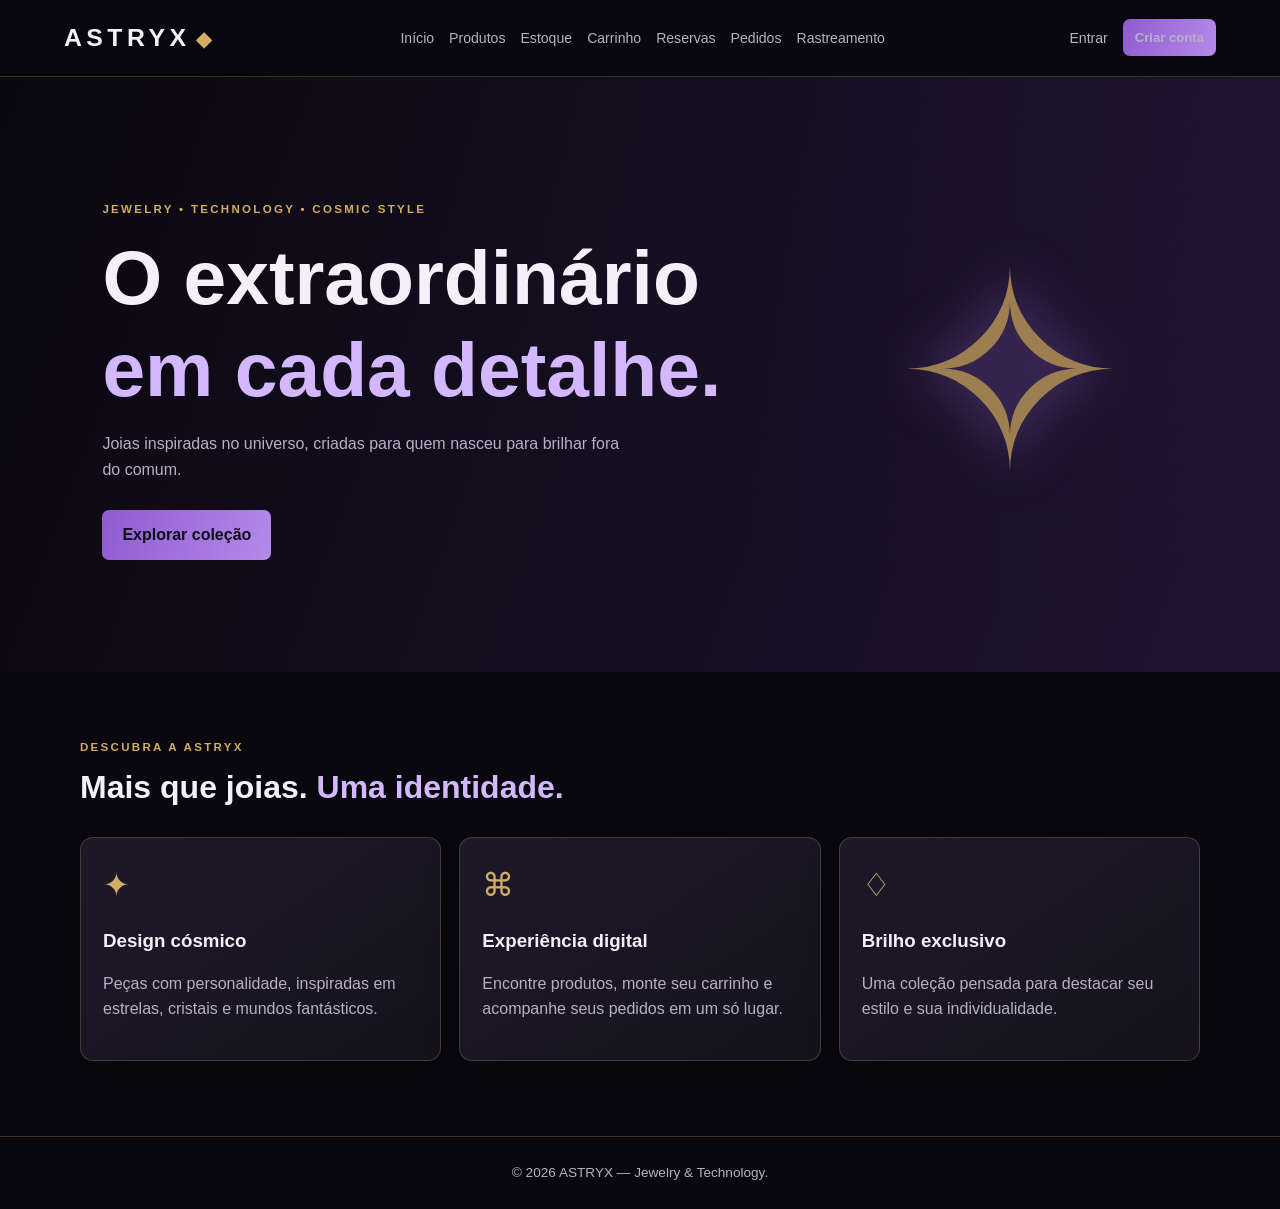
<file: index.html>
<!DOCTYPE html>
<html lang="pt-BR">
<head>
    <meta charset="UTF-8">
    <meta name="viewport" content="width=device-width, initial-scale=1.0">
    <title>ASTRYX | Jewelry & Technology</title>

    <link rel="stylesheet" href="css/style.css">

    <script src="js/storage.js" defer></script>
    <script src="js/inicio.js" defer></script>
</head>

<body>

    <!-- Cabeçalho e menu de navegação -->
    <header class="topo">
        <a class="logo" href="index.html">ASTRYX<span>◆</span></a>

        <nav class="menu">
            <a href="index.html">Início</a>
            <a href="produtos.html">Produtos</a>
            <a href="estoque.html">Estoque</a>
            <a href="carrinho.html">Carrinho</a>
            <a href="reservas.html">Reservas</a>
            <a href="pedidos.html">Pedidos</a>
            <a href="rastreamento.html">Rastreamento</a>
        </nav>

        <div class="conta">
            <a href="login.html">Entrar</a>
            <a class="botao pequeno" href="cadastro.html">Criar conta</a>
        </div>
    </header>

    <main>

        <!-- Apresentação da joalheria -->
        <section class="hero">
            <div class="hero-conteudo">

                <p class="sobretitulo">
                    JEWELRY • TECHNOLOGY • COSMIC STYLE
                </p>

                <h1>
                    O extraordinário<br>
                    <span>em cada detalhe.</span>
                </h1>

                <p>
                    Joias inspiradas no universo, criadas para quem
                    nasceu para brilhar fora do comum.
                </p>

                <a class="botao" href="produtos.html">
                    Explorar coleção
                </a>

            </div>

            <div class="hero-simbolo">
                ✧
            </div>
        </section>

        <!-- Diferenciais da ASTRYX -->
        <section class="secao">

            <div class="titulo-secao">
                <p class="sobretitulo">DESCUBRA A ASTRYX</p>
                <h2>Mais que joias. <span>Uma identidade.</span></h2>
            </div>

            <div class="cards tres">

                <article class="card destaque">
                    <div class="icone">✦</div>
                    <h3>Design cósmico</h3>
                    <p>
                        Peças com personalidade, inspiradas em estrelas,
                        cristais e mundos fantásticos.
                    </p>
                </article>

                <article class="card destaque">
                    <div class="icone">⌘</div>
                    <h3>Experiência digital</h3>
                    <p>
                        Encontre produtos, monte seu carrinho e acompanhe
                        seus pedidos em um só lugar.
                    </p>
                </article>

                <article class="card destaque">
                    <div class="icone">♢</div>
                    <h3>Brilho exclusivo</h3>
                    <p>
                        Uma coleção pensada para destacar seu estilo
                        e sua individualidade.
                    </p>
                </article>

            </div>
        </section>

    </main>

    <footer>
        © <span id="ano"></span> ASTRYX — Jewelry & Technology.
    </footer>

</body>
</html>
</file>
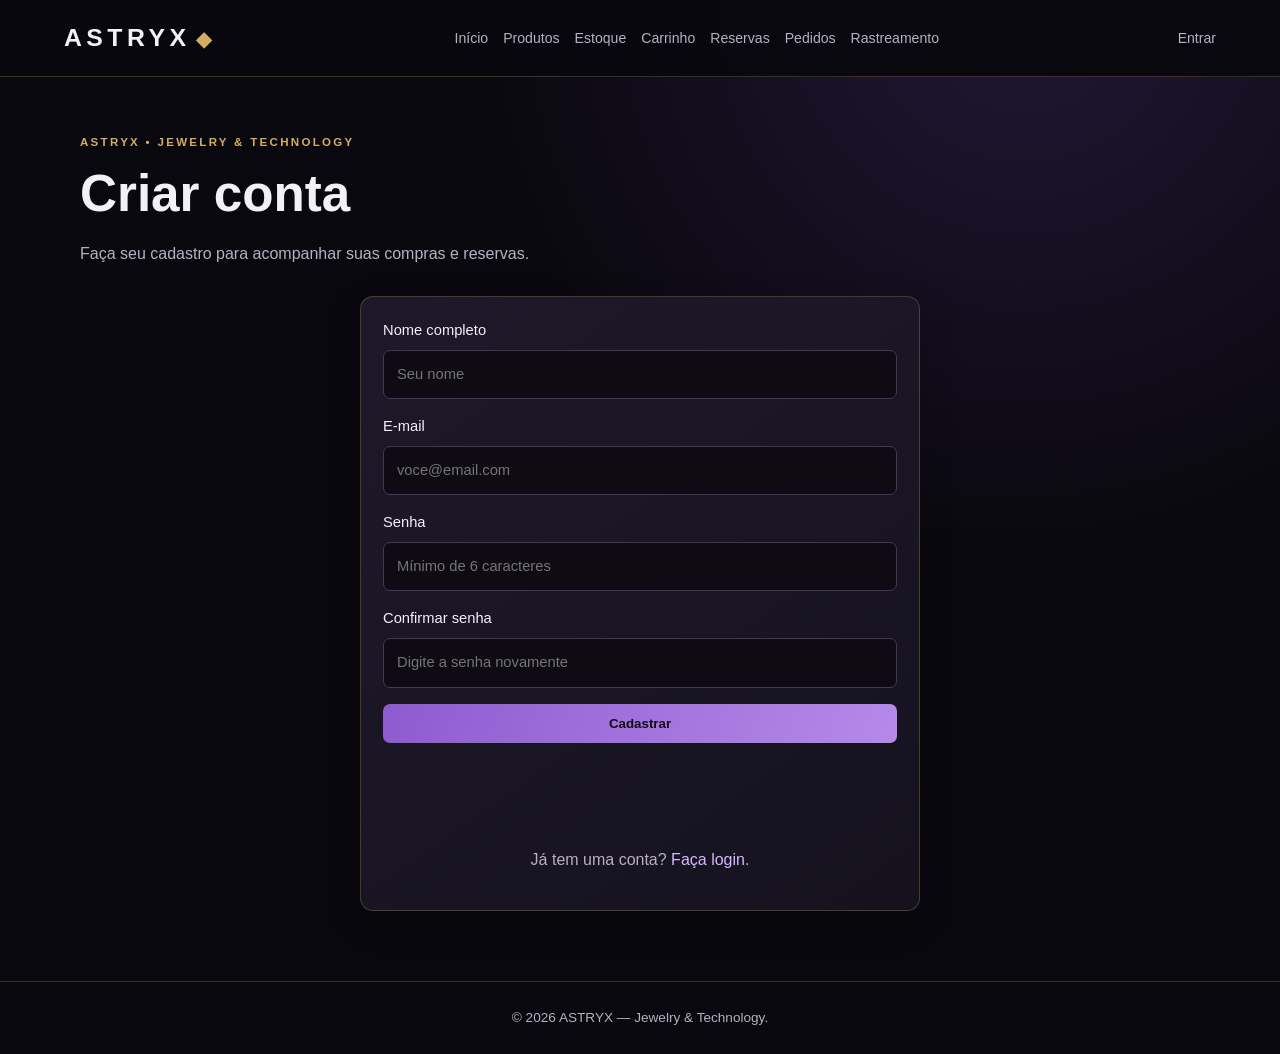
<file: cadastro.html>
<!DOCTYPE html>
<html lang="pt-BR">
<head>
    <meta charset="UTF-8">
    <meta name="viewport" content="width=device-width, initial-scale=1.0">
    <title>Criar conta | ASTRYX</title>

    <link rel="stylesheet" href="css/style.css">

    <script src="js/storage.js" defer></script>
    <script src="js/cadastro.js" defer></script>
</head>

<body>

    <!-- Menu principal -->
    <header class="topo">
        <a class="logo" href="index.html">ASTRYX<span>◆</span></a>

        <nav class="menu">
            <a href="index.html">Início</a>
            <a href="produtos.html">Produtos</a>
            <a href="estoque.html">Estoque</a>
            <a href="carrinho.html">Carrinho</a>
            <a href="reservas.html">Reservas</a>
            <a href="pedidos.html">Pedidos</a>
            <a href="rastreamento.html">Rastreamento</a>
        </nav>

        <div class="conta">
            <a href="login.html">Entrar</a>
        </div>
    </header>

    <main class="pagina">

        <div class="cabecalho-pagina">
            <p class="sobretitulo">ASTRYX • JEWELRY & TECHNOLOGY</p>
            <h1>Criar conta</h1>
            <p>Faça seu cadastro para acompanhar suas compras e reservas.</p>
        </div>

        <!-- Formulário de cadastro -->
        <section class="painel formulario">

            <form id="form-cadastro">

                <label>
                    Nome completo
                    <input
                        type="text"
                        id="nome"
                        required
                        minlength="3"
                        placeholder="Seu nome"
                    >
                </label>

                <label>
                    E-mail
                    <input
                        type="email"
                        id="email"
                        required
                        placeholder="voce@email.com"
                    >
                </label>

                <label>
                    Senha
                    <input
                        type="password"
                        id="senha"
                        required
                        minlength="6"
                        placeholder="Mínimo de 6 caracteres"
                    >
                </label>

                <label>
                    Confirmar senha
                    <input
                        type="password"
                        id="confirmar-senha"
                        required
                        placeholder="Digite a senha novamente"
                    >
                </label>

                <button class="botao" type="submit">
                    Cadastrar
                </button>

                <p id="mensagem" class="mensagem"></p>

                <p class="texto-centro">
                    Já tem uma conta?
                    <a href="login.html">Faça login</a>.
                </p>

            </form>

        </section>

    </main>

    <footer>
        © <span id="ano"></span> ASTRYX — Jewelry & Technology.
    </footer>

</body>
</html>
</file>
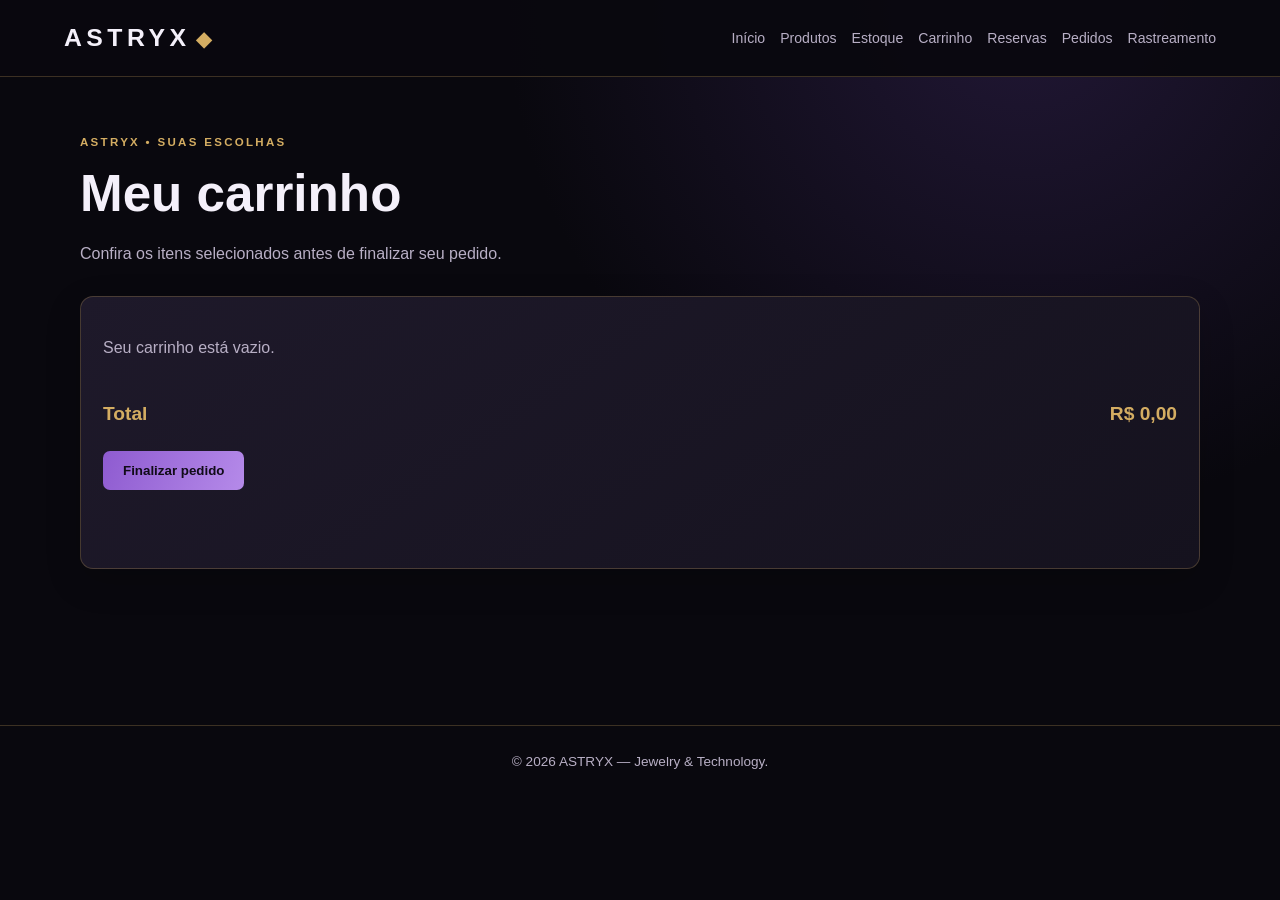
<file: carrinho.html>
<!DOCTYPE html>
<html lang="pt-BR">
<head>
    <meta charset="UTF-8">
    <meta name="viewport" content="width=device-width, initial-scale=1.0">
    <title>Carrinho | ASTRYX</title>

    <link rel="stylesheet" href="css/style.css">

    <script src="js/storage.js" defer></script>
    <script src="js/carrinho.js" defer></script>
</head>

<body>

    <header class="topo">
        <a class="logo" href="index.html">ASTRYX<span>◆</span></a>

        <nav class="menu">
            <a href="index.html">Início</a>
            <a href="produtos.html">Produtos</a>
            <a href="estoque.html">Estoque</a>
            <a href="carrinho.html">Carrinho</a>
            <a href="reservas.html">Reservas</a>
            <a href="pedidos.html">Pedidos</a>
            <a href="rastreamento.html">Rastreamento</a>
        </nav>
    </header>

    <main class="pagina">

        <div class="cabecalho-pagina">
            <p class="sobretitulo">ASTRYX • SUAS ESCOLHAS</p>
            <h1>Meu carrinho</h1>
            <p>Confira os itens selecionados antes de finalizar seu pedido.</p>
        </div>

        <section class="painel">

            <!-- Itens adicionados aparecem aqui -->
            <div id="itens-carrinho"></div>

            <div class="total-linha">
                <strong>Total</strong>
                <strong id="total">R$ 0,00</strong>
            </div>

            <button id="finalizar" class="botao">
                Finalizar pedido
            </button>

            <p id="mensagem" class="mensagem"></p>

        </section>

    </main>

    <footer>
        © <span id="ano"></span> ASTRYX — Jewelry & Technology.
    </footer>

</body>
</html>
</file>
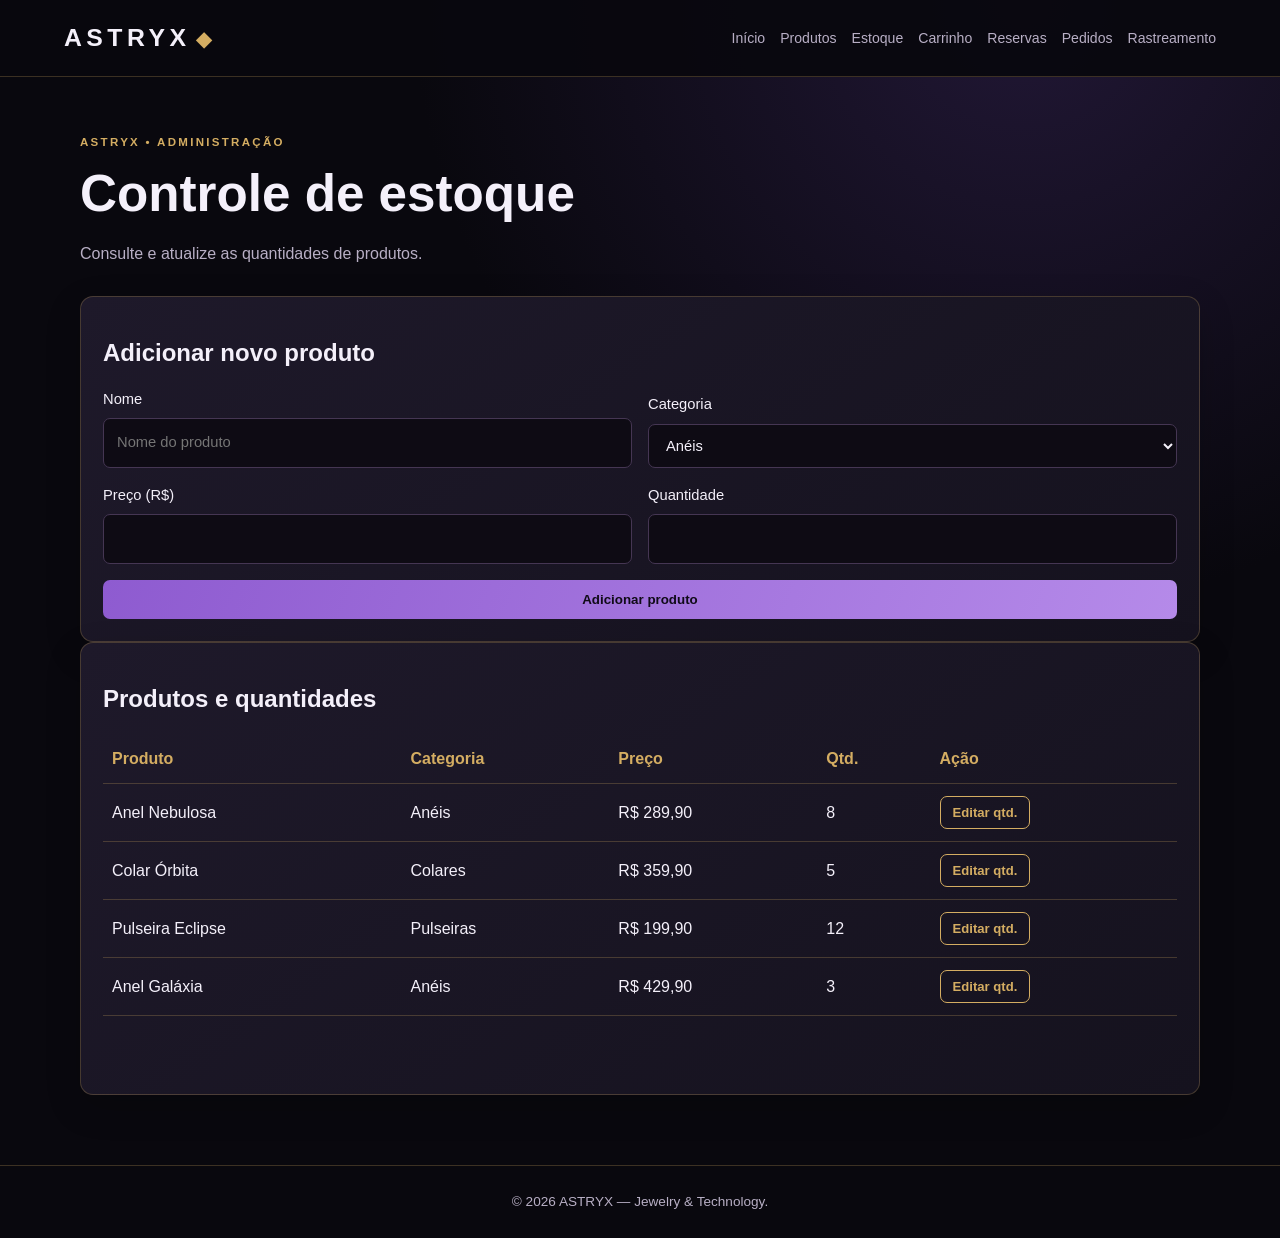
<file: estoque.html>
<!DOCTYPE html>
<html lang="pt-BR">
<head>
    <meta charset="UTF-8">
    <meta name="viewport" content="width=device-width, initial-scale=1.0">
    <title>Estoque | ASTRYX</title>

    <link rel="stylesheet" href="css/style.css">

    <script src="js/storage.js" defer></script>
    <script src="js/estoque.js" defer></script>
</head>

<body>

    <header class="topo">
        <a class="logo" href="index.html">ASTRYX<span>◆</span></a>

        <nav class="menu">
            <a href="index.html">Início</a>
            <a href="produtos.html">Produtos</a>
            <a href="estoque.html">Estoque</a>
            <a href="carrinho.html">Carrinho</a>
            <a href="reservas.html">Reservas</a>
            <a href="pedidos.html">Pedidos</a>
            <a href="rastreamento.html">Rastreamento</a>
        </nav>
    </header>

    <main class="pagina">

        <div class="cabecalho-pagina">
            <p class="sobretitulo">ASTRYX • ADMINISTRAÇÃO</p>
            <h1>Controle de estoque</h1>
            <p>Consulte e atualize as quantidades de produtos.</p>
        </div>

        <!-- Cadastro de novos produtos -->
        <section class="painel">

            <h2>Adicionar novo produto</h2>

            <form id="form-produto" class="grade-form">

                <label>
                    Nome
                    <input id="nome" required placeholder="Nome do produto">
                </label>

                <label>
                    Categoria
                    <select id="categoria">
                        <option>Anéis</option>
                        <option>Colares</option>
                        <option>Pulseiras</option>
                    </select>
                </label>

                <label>
                    Preço (R$)
                    <input id="preco" type="number" min="0.01" step="0.01" required>
                </label>

                <label>
                    Quantidade
                    <input id="quantidade" type="number" min="0" step="1" required>
                </label>

                <button class="botao" type="submit">
                    Adicionar produto
                </button>

            </form>

        </section>

        <!-- Tabela de estoque -->
        <section class="painel">
            <h2>Produtos e quantidades</h2>

            <div id="tabela-estoque"></div>

            <p id="mensagem" class="mensagem"></p>
        </section>

    </main>

    <footer>
        © <span id="ano"></span> ASTRYX — Jewelry & Technology.
    </footer>

</body>
</html>
</file>
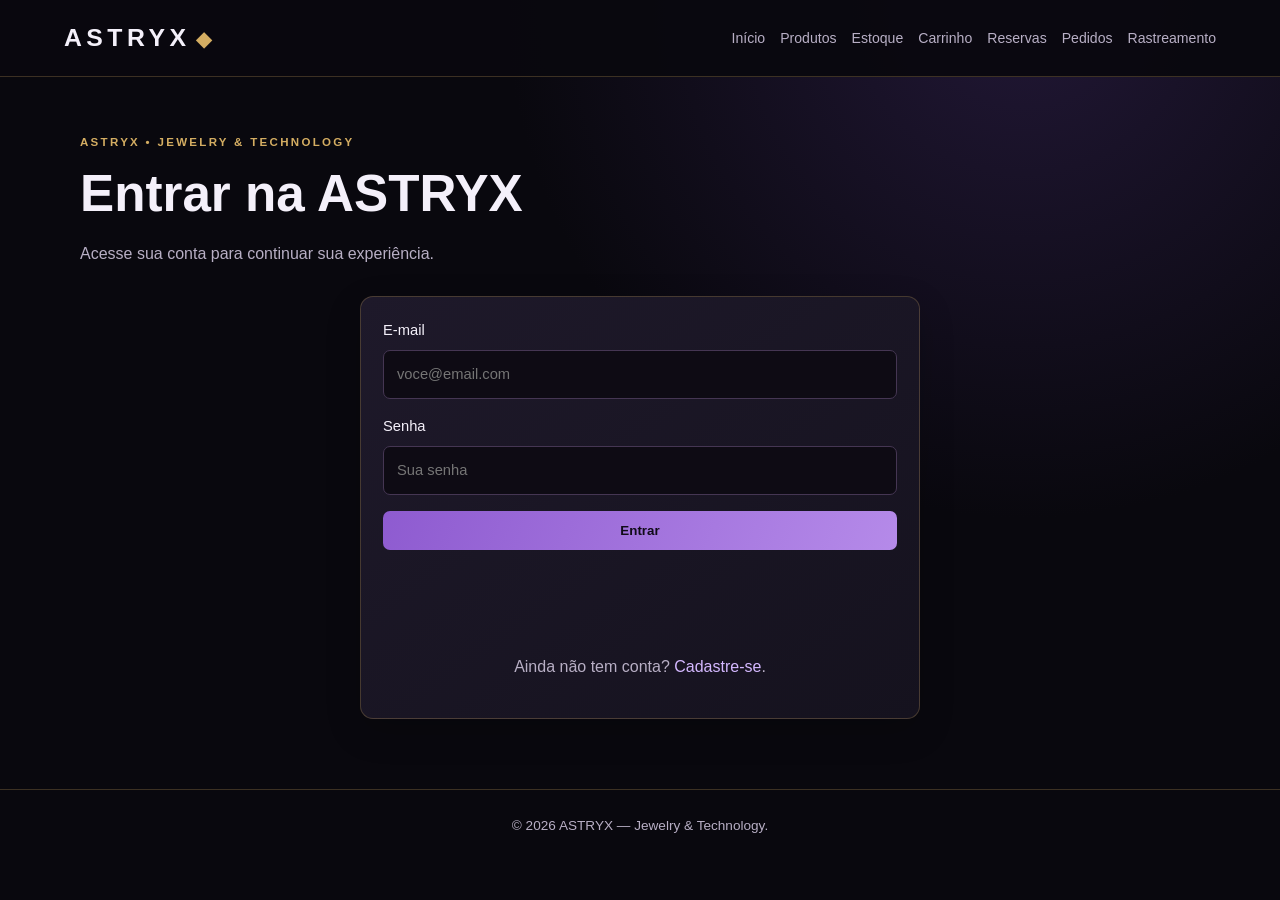
<file: login.html>
<!DOCTYPE html>
<html lang="pt-BR">
<head>
    <meta charset="UTF-8">
    <meta name="viewport" content="width=device-width, initial-scale=1.0">
    <title>Entrar | ASTRYX</title>

    <link rel="stylesheet" href="css/style.css">

    <script src="js/storage.js" defer></script>
    <script src="js/login.js" defer></script>
</head>

<body>

    <header class="topo">
        <a class="logo" href="index.html">ASTRYX<span>◆</span></a>

        <nav class="menu">
            <a href="index.html">Início</a>
            <a href="produtos.html">Produtos</a>
            <a href="estoque.html">Estoque</a>
            <a href="carrinho.html">Carrinho</a>
            <a href="reservas.html">Reservas</a>
            <a href="pedidos.html">Pedidos</a>
            <a href="rastreamento.html">Rastreamento</a>
        </nav>
    </header>

    <main class="pagina">

        <div class="cabecalho-pagina">
            <p class="sobretitulo">ASTRYX • JEWELRY & TECHNOLOGY</p>
            <h1>Entrar na ASTRYX</h1>
            <p>Acesse sua conta para continuar sua experiência.</p>
        </div>

        <!-- Formulário de login -->
        <section class="painel formulario">

            <form id="form-login">

                <label>
                    E-mail
                    <input
                        type="email"
                        id="email"
                        required
                        placeholder="voce@email.com"
                    >
                </label>

                <label>
                    Senha
                    <input
                        type="password"
                        id="senha"
                        required
                        placeholder="Sua senha"
                    >
                </label>

                <button class="botao" type="submit">
                    Entrar
                </button>

                <p id="mensagem" class="mensagem"></p>

                <p class="texto-centro">
                    Ainda não tem conta?
                    <a href="cadastro.html">Cadastre-se</a>.
                </p>

            </form>

        </section>

    </main>

    <footer>
        © <span id="ano"></span> ASTRYX — Jewelry & Technology.
    </footer>

</body>
</html>
</file>
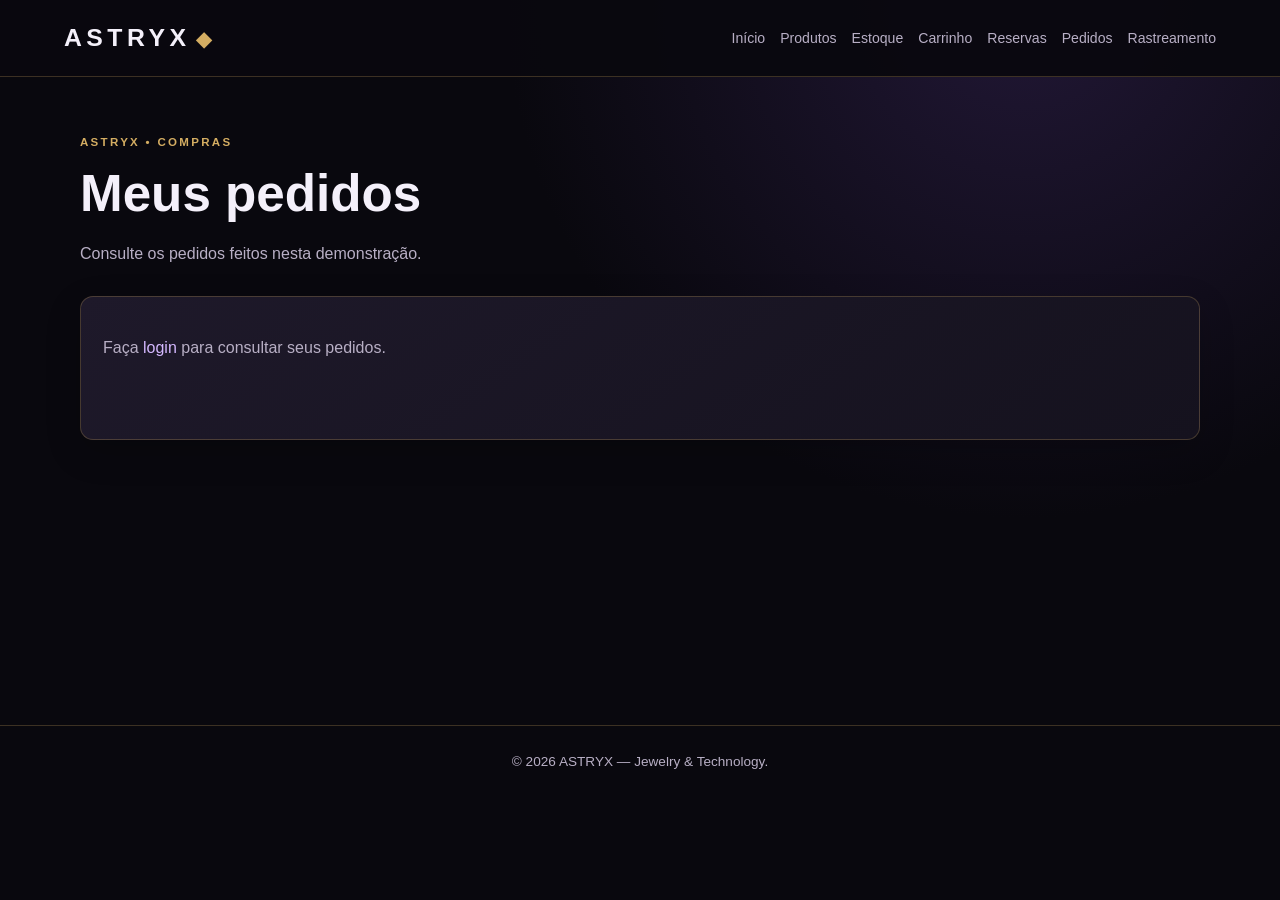
<file: pedidos.html>
<!DOCTYPE html>
<html lang="pt-BR">
<head>
    <meta charset="UTF-8">
    <meta name="viewport" content="width=device-width, initial-scale=1.0">
    <title>Pedidos | ASTRYX</title>

    <link rel="stylesheet" href="css/style.css">

    <script src="js/storage.js" defer></script>
    <script src="js/pedidos.js" defer></script>
</head>

<body>

    <header class="topo">
        <a class="logo" href="index.html">ASTRYX<span>◆</span></a>

        <nav class="menu">
            <a href="index.html">Início</a>
            <a href="produtos.html">Produtos</a>
            <a href="estoque.html">Estoque</a>
            <a href="carrinho.html">Carrinho</a>
            <a href="reservas.html">Reservas</a>
            <a href="pedidos.html">Pedidos</a>
            <a href="rastreamento.html">Rastreamento</a>
        </nav>
    </header>

    <main class="pagina">

        <div class="cabecalho-pagina">
            <p class="sobretitulo">ASTRYX • COMPRAS</p>
            <h1>Meus pedidos</h1>
            <p>Consulte os pedidos feitos nesta demonstração.</p>
        </div>

        <section class="painel">
            <div id="lista-pedidos"></div>
            <p id="mensagem" class="mensagem"></p>
        </section>

    </main>

    <footer>
        © <span id="ano"></span> ASTRYX — Jewelry & Technology.
    </footer>

</body>
</html>
</file>
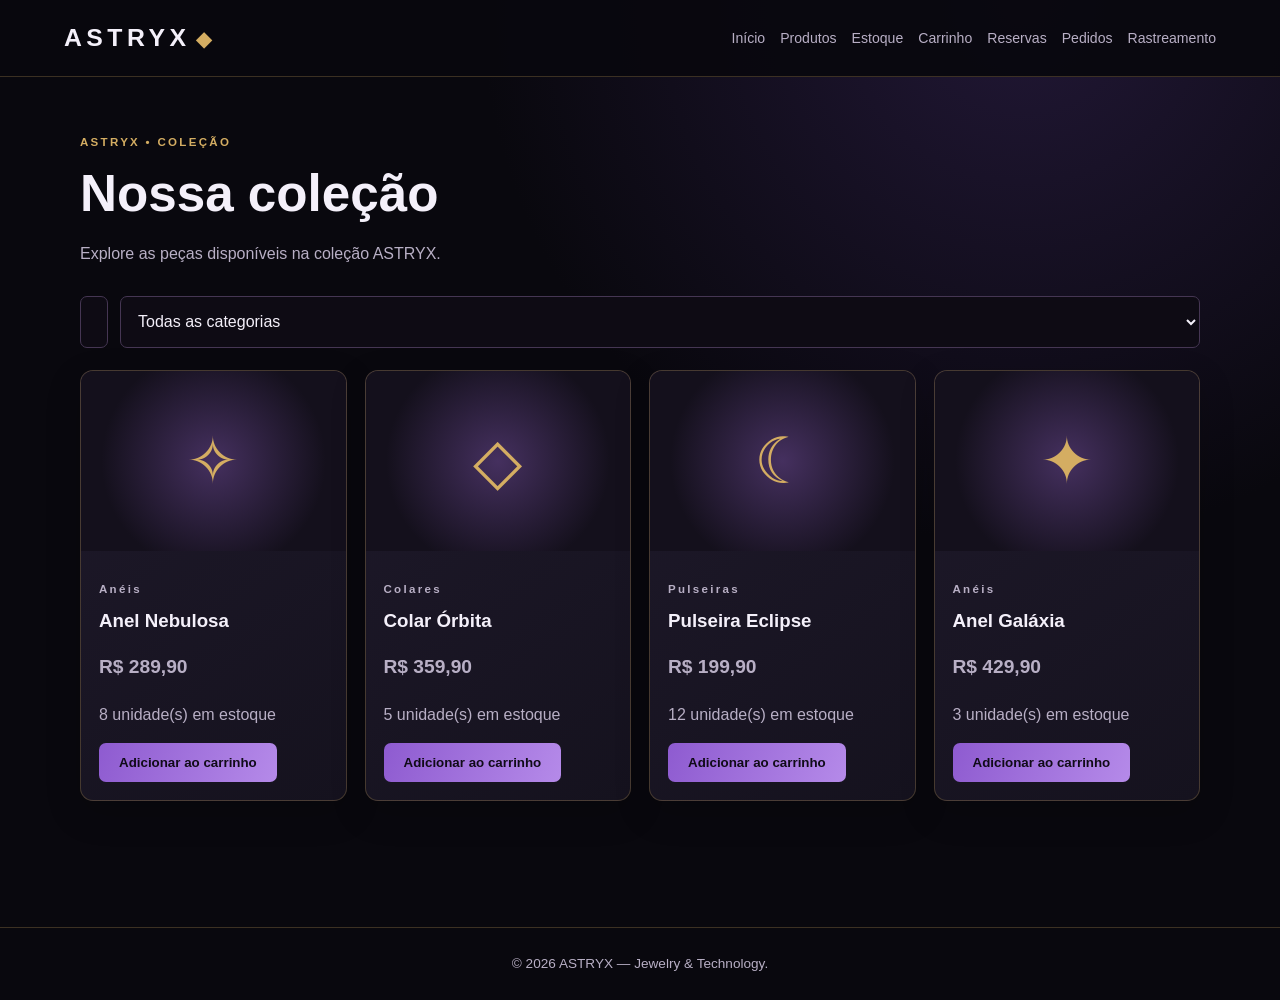
<file: produtos.html>
<!DOCTYPE html>
<html lang="pt-BR">
<head>
    <meta charset="UTF-8">
    <meta name="viewport" content="width=device-width, initial-scale=1.0">
    <title>Produtos | ASTRYX</title>

    <link rel="stylesheet" href="css/style.css">

    <script src="js/storage.js" defer></script>
    <script src="js/produtos.js" defer></script>
</head>

<body>

    <header class="topo">
        <a class="logo" href="index.html">ASTRYX<span>◆</span></a>

        <nav class="menu">
            <a href="index.html">Início</a>
            <a href="produtos.html">Produtos</a>
            <a href="estoque.html">Estoque</a>
            <a href="carrinho.html">Carrinho</a>
            <a href="reservas.html">Reservas</a>
            <a href="pedidos.html">Pedidos</a>
            <a href="rastreamento.html">Rastreamento</a>
        </nav>
    </header>

    <main class="pagina">

        <div class="cabecalho-pagina">
            <p class="sobretitulo">ASTRYX • COLEÇÃO</p>
            <h1>Nossa coleção</h1>
            <p>Explore as peças disponíveis na coleção ASTRYX.</p>
        </div>

        <!-- Pesquisa e filtro de produtos -->
        <section class="barra-acoes">

            <input
                id="busca"
                type="search"
                placeholder="Buscar produto..."
            >

            <select id="filtro">
                <option value="todos">Todas as categorias</option>
                <option value="Anéis">Anéis</option>
                <option value="Colares">Colares</option>
                <option value="Pulseiras">Pulseiras</option>
            </select>

        </section>

        <!-- Os produtos serão carregados pelo JavaScript -->
        <section id="lista-produtos" class="cards produtos-grid"></section>

        <p id="mensagem" class="mensagem"></p>

    </main>

    <footer>
        © <span id="ano"></span> ASTRYX — Jewelry & Technology.
    </footer>

</body>
</html>
</file>
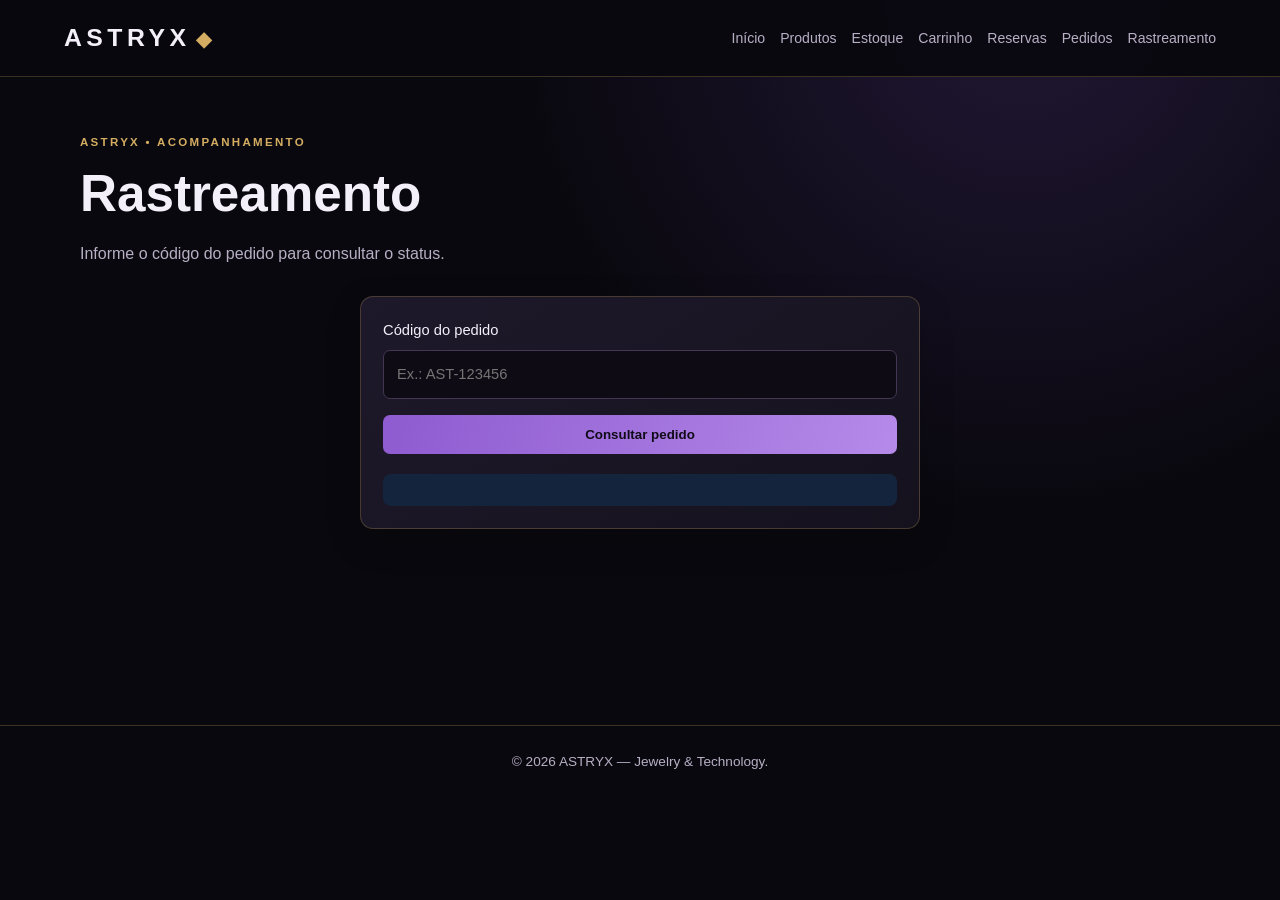
<file: rastreamento.html>
<!DOCTYPE html>
<html lang="pt-BR">
<head>
    <meta charset="UTF-8">
    <meta name="viewport" content="width=device-width, initial-scale=1.0">
    <title>Rastreamento | ASTRYX</title>

    <link rel="stylesheet" href="css/style.css">

    <script src="js/storage.js" defer></script>
    <script src="js/rastreamento.js" defer></script>
</head>

<body>

    <header class="topo">
        <a class="logo" href="index.html">ASTRYX<span>◆</span></a>

        <nav class="menu">
            <a href="index.html">Início</a>
            <a href="produtos.html">Produtos</a>
            <a href="estoque.html">Estoque</a>
            <a href="carrinho.html">Carrinho</a>
            <a href="reservas.html">Reservas</a>
            <a href="pedidos.html">Pedidos</a>
            <a href="rastreamento.html">Rastreamento</a>
        </nav>
    </header>

    <main class="pagina">

        <div class="cabecalho-pagina">
            <p class="sobretitulo">ASTRYX • ACOMPANHAMENTO</p>
            <h1>Rastreamento</h1>
            <p>Informe o código do pedido para consultar o status.</p>
        </div>

        <section class="painel formulario">

            <form id="form-rastreio">

                <label>
                    Código do pedido
                    <input
                        id="codigo"
                        required
                        placeholder="Ex.: AST-123456"
                    >
                </label>

                <button class="botao" type="submit">
                    Consultar pedido
                </button>

            </form>

            <div id="resultado-rastreio" class="resultado"></div>

        </section>

    </main>

    <footer>
        © <span id="ano"></span> ASTRYX — Jewelry & Technology.
    </footer>

</body>
</html>
</file>
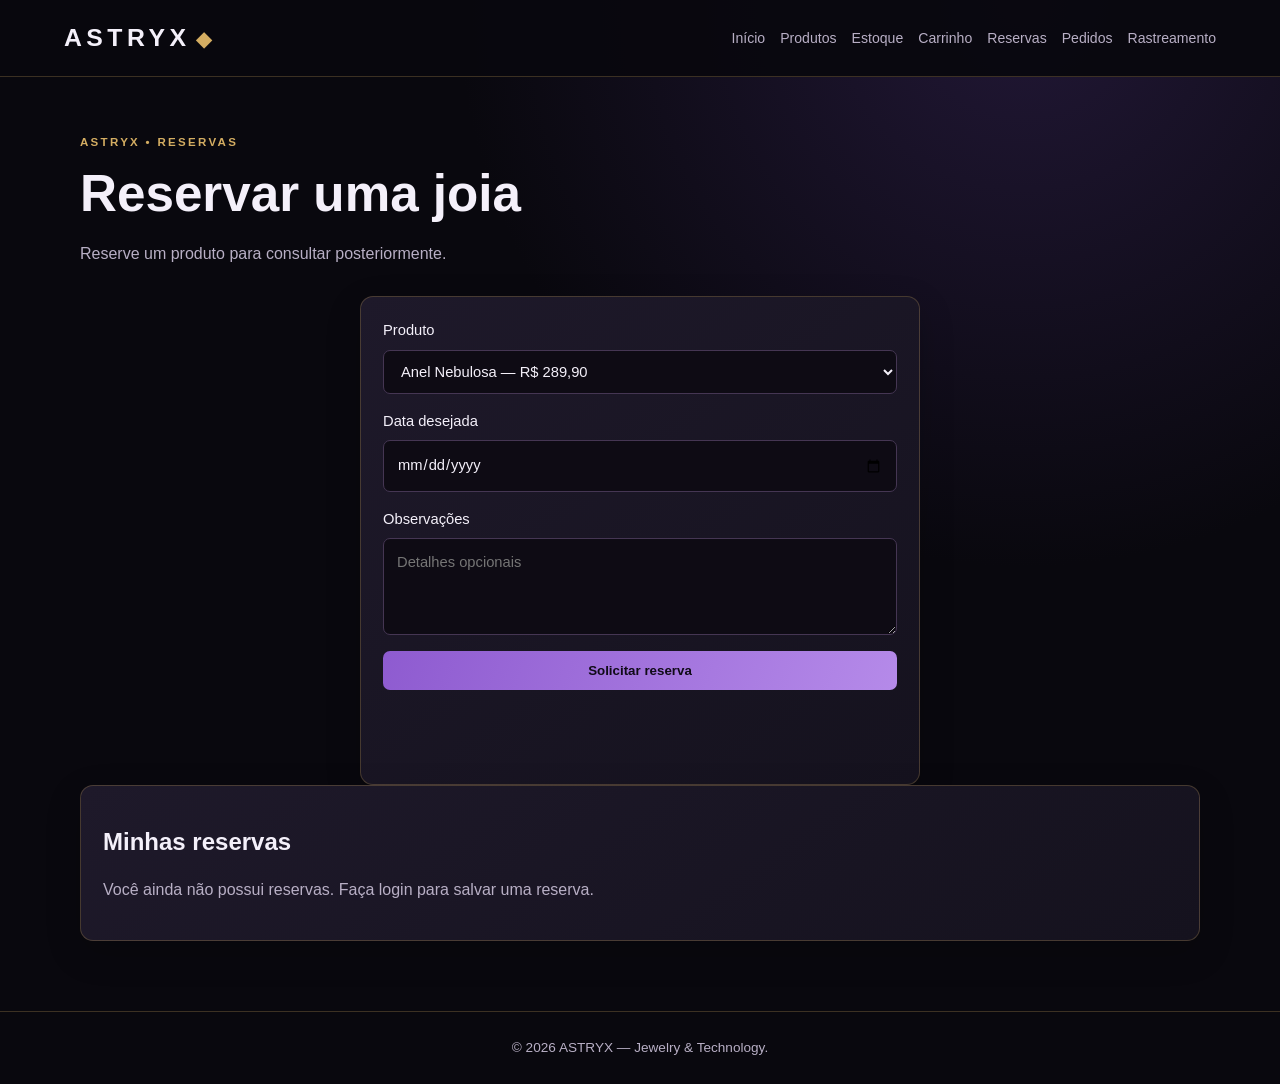
<file: reservas.html>
<!DOCTYPE html>
<html lang="pt-BR">
<head>
    <meta charset="UTF-8">
    <meta name="viewport" content="width=device-width, initial-scale=1.0">
    <title>Reservas | ASTRYX</title>

    <link rel="stylesheet" href="css/style.css">

    <script src="js/storage.js" defer></script>
    <script src="js/reservas.js" defer></script>
</head>

<body>

    <header class="topo">
        <a class="logo" href="index.html">ASTRYX<span>◆</span></a>

        <nav class="menu">
            <a href="index.html">Início</a>
            <a href="produtos.html">Produtos</a>
            <a href="estoque.html">Estoque</a>
            <a href="carrinho.html">Carrinho</a>
            <a href="reservas.html">Reservas</a>
            <a href="pedidos.html">Pedidos</a>
            <a href="rastreamento.html">Rastreamento</a>
        </nav>
    </header>

    <main class="pagina">

        <div class="cabecalho-pagina">
            <p class="sobretitulo">ASTRYX • RESERVAS</p>
            <h1>Reservar uma joia</h1>
            <p>Reserve um produto para consultar posteriormente.</p>
        </div>

        <section class="painel formulario">

            <form id="form-reserva">

                <label>
                    Produto
                    <select id="produto" required></select>
                </label>

                <label>
                    Data desejada
                    <input id="data" type="date" required>
                </label>

                <label>
                    Observações
                    <textarea id="observacoes" rows="3" placeholder="Detalhes opcionais"></textarea>
                </label>

                <button class="botao" type="submit">
                    Solicitar reserva
                </button>

                <p id="mensagem" class="mensagem"></p>

            </form>

        </section>

        <section class="painel">
            <h2>Minhas reservas</h2>
            <div id="lista-reservas"></div>
        </section>

    </main>

    <footer>
        © <span id="ano"></span> ASTRYX — Jewelry & Technology.
    </footer>

</body>
</html>
</file>
<file: css/style.css>
/* =====================================
   ASTRYX - ESTILO GERAL
   Cores: preto, roxo, dourado e azul
   ===================================== */

:root {
    --preto: #09080e;
    --painel: #15121e;
    --painel-claro: #1e192a;

    --roxo: #a879e8;
    --roxo-claro: #d4b8ff;

    --dourado: #d4ad62;
    --azul: #14243d;

    --texto: #f4f0fa;
    --texto-suave: #b8afc5;

    --borda: rgba(212, 173, 98, .25);
}

/* Configurações gerais */

* {
    box-sizing: border-box;
}

body {
    margin: 0;
    background: radial-gradient(
        circle at 80% 0%,
        #211735 0,
        var(--preto) 38%
    );

    color: var(--texto);
    font-family: Arial, Helvetica, sans-serif;
    line-height: 1.6;
    min-height: 100vh;
}

/* Links */

a {
    color: var(--roxo-claro);
    text-decoration: none;
}

a:hover {
    color: var(--dourado);
}

/* Cabeçalho */

.topo {
    display: flex;
    align-items: center;
    justify-content: space-between;
    gap: 20px;

    padding: 18px 5%;

    border-bottom: 1px solid var(--borda);
    background: rgba(9, 8, 14, .94);

    position: sticky;
    top: 0;
    z-index: 10;
}

/* Logotipo */

.logo {
    color: var(--texto);
    font-size: 1.55rem;
    font-weight: 800;
    letter-spacing: .18em;
    white-space: nowrap;
}

.logo span {
    color: var(--dourado);
    font-size: .8em;
    margin-left: 6px;
}

/* Menu */

.menu,
.conta {
    display: flex;
    align-items: center;
    flex-wrap: wrap;
    gap: 15px;
    font-size: .88rem;
}

.menu a,
.conta a {
    color: var(--texto-suave);
}

.menu a:hover,
.conta a:hover {
    color: var(--dourado);
}

/* Botões */

.botao {
    display: inline-block;

    border: 0;
    border-radius: 7px;

    padding: 12px 20px;

    background: linear-gradient(
        110deg,
        #8e5bd0,
        #b58ae9
    );

    color: #100b18;
    font-weight: 800;
    cursor: pointer;

    transition: .2s;
}

.botao:hover {
    color: #100b18;
    filter: brightness(1.12);
    transform: translateY(-1px);
}

.botao.secundario {
    background: transparent;
    border: 1px solid var(--dourado);
    color: var(--dourado);
}

.botao.perigo {
    background: #6c2839;
    color: white;
}

.botao.pequeno {
    padding: 8px 12px;
    font-size: .82rem;
}

/* Banner principal */

.hero {
    min-height: 470px;
    padding: 80px 8%;

    display: flex;
    align-items: center;
    justify-content: space-between;

    overflow: hidden;

    background: linear-gradient(
        110deg,
        rgba(10, 8, 16, .98),
        rgba(35, 22, 55, .85)
    );
}

.hero-conteudo {
    max-width: 650px;
}

.sobretitulo {
    color: var(--dourado);
    letter-spacing: .2em;
    font-size: .72rem;
    font-weight: bold;
}

/* Títulos */

h1,
h2,
h3 {
    line-height: 1.2;
}

.hero h1 {
    font-size: clamp(2.6rem, 6vw, 5rem);
    margin: 12px 0;
}

.hero h1 span,
.titulo-secao h2 span {
    color: var(--roxo-claro);
}

.hero p:not(.sobretitulo) {
    color: var(--texto-suave);
    max-width: 520px;
    margin-bottom: 28px;
}

.hero-simbolo {
    color: var(--dourado);
    font-size: clamp(8rem, 22vw, 17rem);
    opacity: .7;
    text-shadow: 0 0 55px #9d70d8;
    padding-right: 5%;
}

/* Seções */

.secao,
.pagina {
    width: min(1120px, 90%);
    margin: auto;
}

.secao {
    padding: 55px 0 75px;
}

.pagina {
    min-height: 72vh;
    padding: 45px 0 70px;
}

.titulo-secao,
.cabecalho-pagina {
    margin-bottom: 30px;
}

.titulo-secao h2 {
    font-size: 2rem;
    margin: 5px 0;
}

.cabecalho-pagina h1 {
    font-size: clamp(2rem, 4vw, 3.2rem);
    margin: 5px 0;
}

.cabecalho-pagina > p:last-child {
    color: var(--texto-suave);
}

/* Cards */

.cards {
    display: grid;
    grid-template-columns: repeat(
        auto-fit,
        minmax(220px, 1fr)
    );

    gap: 18px;
}

.cards.tres {
    grid-template-columns: repeat(
        auto-fit,
        minmax(220px, 1fr)
    );
}

.card,
.painel {
    background: linear-gradient(
        145deg,
        var(--painel-claro),
        var(--painel)
    );

    border: 1px solid var(--borda);
    border-radius: 13px;

    padding: 22px;

    box-shadow: 0 12px 35px rgba(0, 0, 0, .18);
}

.destaque .icone {
    color: var(--dourado);
    font-size: 2rem;
}

.card p,
.produto p,
.painel p {
    color: var(--texto-suave);
}

/* Produtos */

.produto {
    padding: 0;
    overflow: hidden;
}

.produto-arte {
    height: 180px;

    display: grid;
    place-items: center;

    font-size: 4rem;
    color: var(--dourado);

    background: radial-gradient(
        circle,
        #45305f,
        #14101c 70%
    );
}

.produto-info {
    padding: 18px;
}

.produto-info h3 {
    margin: 0 0 5px;
}

.preco {
    color: var(--dourado);
    font-size: 1.2rem;
    font-weight: bold;
}

/* Formulários */

.formulario {
    max-width: 560px;
    margin: auto;
}

form {
    display: grid;
    gap: 16px;
}

label {
    display: grid;
    gap: 7px;
    color: var(--texto);
    font-size: .92rem;
}

input,
select,
textarea {
    width: 100%;
    padding: 12px 13px;

    border: 1px solid #453653;
    border-radius: 7px;

    background: #0e0b14;
    color: var(--texto);

    font: inherit;
}

input:focus,
select:focus,
textarea:focus {
    outline: 2px solid var(--roxo);
    border-color: transparent;
}

/* Formulário de estoque */

.grade-form {
    display: grid;
    grid-template-columns: repeat(2, minmax(0, 1fr));
    align-items: end;
}

.grade-form button {
    grid-column: 1 / -1;
}

/* Barra de pesquisa */

.barra-acoes {
    display: flex;
    gap: 12px;
    margin-bottom: 22px;
}

.barra-acoes input {
    flex: 1;
}

/* Mensagens */

.mensagem {
    min-height: 24px;
    color: var(--dourado) !important;
}

.texto-centro {
    text-align: center;
}

/* Tabela de estoque */

.tabela {
    width: 100%;
    border-collapse: collapse;
    margin-top: 12px;
}

.tabela th,
.tabela td {
    padding: 12px 9px;
    border-bottom: 1px solid var(--borda);
    text-align: left;
}

.tabela th {
    color: var(--dourado);
}

/* Itens do carrinho e reservas */

.item-linha {
    display: flex;
    justify-content: space-between;
    align-items: center;
    gap: 15px;

    padding: 15px 0;

    border-bottom: 1px solid var(--borda);
}

.item-linha p {
    margin: 4px 0;
}

.total-linha {
    display: flex;
    justify-content: space-between;

    padding: 22px 0;

    font-size: 1.2rem;
    color: var(--dourado);
}

/* Resultado do rastreamento */

.resultado {
    margin-top: 20px;
    padding: 16px;
    border-radius: 8px;
    background: var(--azul);
}

.status {
    color: var(--dourado);
    font-weight: bold;
}

/* Rodapé */

footer {
    padding: 25px;
    text-align: center;

    color: var(--texto-suave);

    border-top: 1px solid var(--borda);
    font-size: .85rem;
}

/* Responsividade para tablets e celulares */

@media (max-width: 900px) {

    .topo {
        flex-wrap: wrap;
    }

    .menu {
        order: 3;
        width: 100%;
    }

    .hero {
        min-height: 390px;
    }

    .hero-simbolo {
        display: none;
    }
}

/* Ajustes para telas pequenas */

@media (max-width: 600px) {

    .topo {
        padding: 15px 5%;
    }

    .menu {
        gap: 10px;
        font-size: .8rem;
    }

    .conta {
        margin-left: auto;
    }

    .hero {
        padding: 55px 6%;
    }

    .barra-acoes,
    .item-linha {
        flex-direction: column;
        align-items: stretch;
    }

    .grade-form {
        grid-template-columns: 1fr;
    }

    .grade-form button {
        grid-column: auto;
    }

    .tabela {
        font-size: .82rem;
    }
}
</file>
